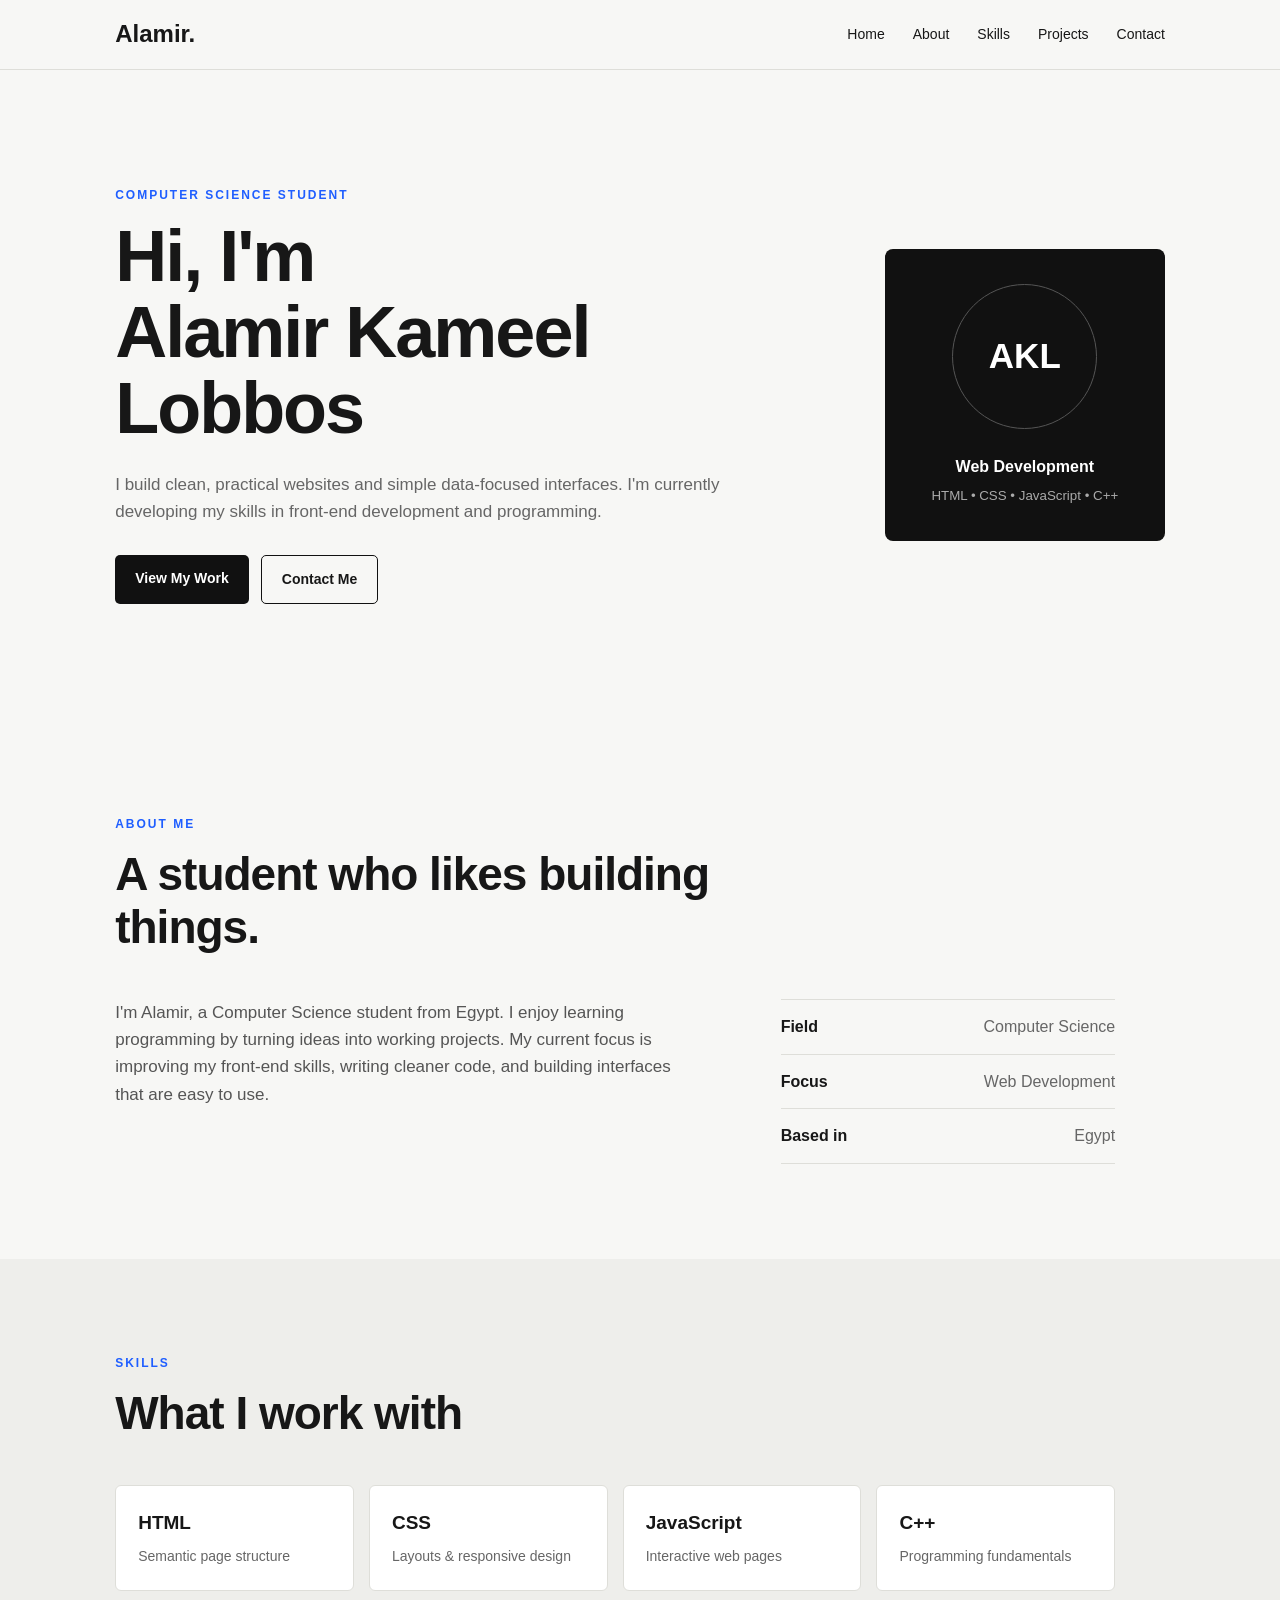
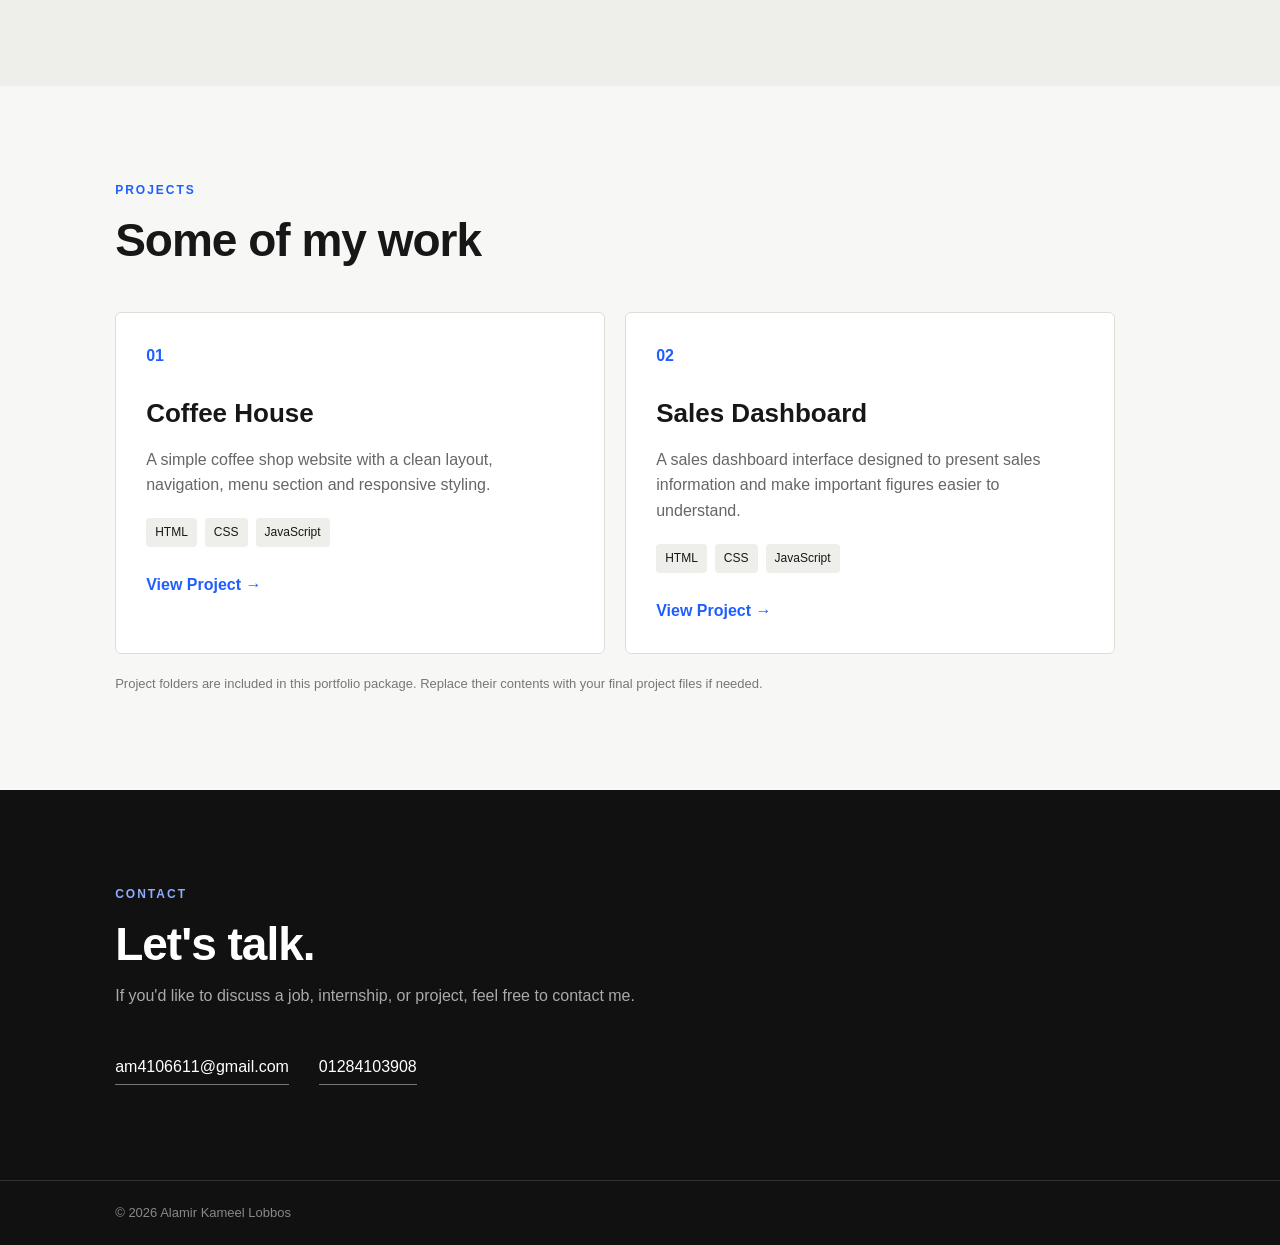
<file: index.html>
<!DOCTYPE html>
<html lang="en">
<head>
    <meta charset="UTF-8">
    <meta name="viewport" content="width=device-width, initial-scale=1.0">
    <meta name="description" content="Portfolio of Alamir Kameel Lobbos - Computer Science Student and Web Developer.">
    <title>Alamir Kameel Lobbos | Portfolio</title>
    <link rel="stylesheet" href="style.css">
</head>
<body>

<header class="navbar">
    <a class="logo" href="#home">Alamir.</a>
    <button class="menu-btn" id="menuBtn" aria-label="Open menu">☰</button>
    <nav id="navLinks">
        <a href="#home">Home</a>
        <a href="#about">About</a>
        <a href="#skills">Skills</a>
        <a href="#projects">Projects</a>
        <a href="#contact">Contact</a>
    </nav>
</header>

<main>
    <section id="home" class="hero">
        <div class="hero-content">
            <p class="eyebrow">COMPUTER SCIENCE STUDENT</p>
            <h1>Hi, I'm <span>Alamir Kameel Lobbos</span></h1>
            <p class="intro">
                I build clean, practical websites and simple data-focused interfaces.
                I'm currently developing my skills in front-end development and programming.
            </p>
            <div class="hero-buttons">
                <a class="btn primary" href="#projects">View My Work</a>
                <a class="btn secondary" href="mailto:am4106611@gmail.com">Contact Me</a>
            </div>
        </div>

        <div class="hero-card">
            <div class="initials">AKL</div>
            <p>Web Development</p>
            <small>HTML • CSS • JavaScript • C++</small>
        </div>
    </section>

    <section id="about" class="section">
        <div class="section-heading">
            <p class="eyebrow">ABOUT ME</p>
            <h2>A student who likes building things.</h2>
        </div>
        <div class="about-grid">
            <p>
                I'm Alamir, a Computer Science student from Egypt. I enjoy learning
                programming by turning ideas into working projects. My current focus
                is improving my front-end skills, writing cleaner code, and building
                interfaces that are easy to use.
            </p>
            <div class="quick-info">
                <div><strong>Field</strong><span>Computer Science</span></div>
                <div><strong>Focus</strong><span>Web Development</span></div>
                <div><strong>Based in</strong><span>Egypt</span></div>
            </div>
        </div>
    </section>

    <section id="skills" class="section muted">
        <div class="section-heading">
            <p class="eyebrow">SKILLS</p>
            <h2>What I work with</h2>
        </div>
        <div class="skills-grid">
            <div class="skill"><b>HTML</b><span>Semantic page structure</span></div>
            <div class="skill"><b>CSS</b><span>Layouts & responsive design</span></div>
            <div class="skill"><b>JavaScript</b><span>Interactive web pages</span></div>
            <div class="skill"><b>C++</b><span>Programming fundamentals</span></div>
        </div>
    </section>

    <section id="projects" class="section">
        <div class="section-heading">
            <p class="eyebrow">PROJECTS</p>
            <h2>Some of my work</h2>
        </div>

        <div class="projects-grid">
            <article class="project">
                <div class="project-number">01</div>
                <h3>Coffee House</h3>
                <p>
                    A simple coffee shop website with a clean layout, navigation,
                    menu section and responsive styling.
                </p>
                <div class="tags"><span>HTML</span><span>CSS</span><span>JavaScript</span></div>
                <a class="project-link" href="projects/cafe-shop/index.html">View Project →</a>
            </article>

            <article class="project">
                <div class="project-number">02</div>
                <h3>Sales Dashboard</h3>
                <p>
                    A sales dashboard interface designed to present sales information
                    and make important figures easier to understand.
                </p>
                <div class="tags"><span>HTML</span><span>CSS</span><span>JavaScript</span></div>
                <a class="project-link" href="projects/dashboard/index.html">View Project →</a>
            </article>
        </div>

        <p class="project-note">
            Project folders are included in this portfolio package. Replace their
            contents with your final project files if needed.
        </p>
    </section>

    <section id="contact" class="section contact-section">
        <div class="section-heading">
            <p class="eyebrow">CONTACT</p>
            <h2>Let's talk.</h2>
            <p>If you'd like to discuss a job, internship, or project, feel free to contact me.</p>
        </div>

        <div class="contact-list">
            <a href="mailto:am4106611@gmail.com">am4106611@gmail.com</a>
            <a href="tel:01284103908">01284103908</a>
        </div>
    </section>
</main>

<footer>
    <p>© 2026 Alamir Kameel Lobbos</p>
</footer>

<script src="script.js"></script>
</body>
</html>
</file>
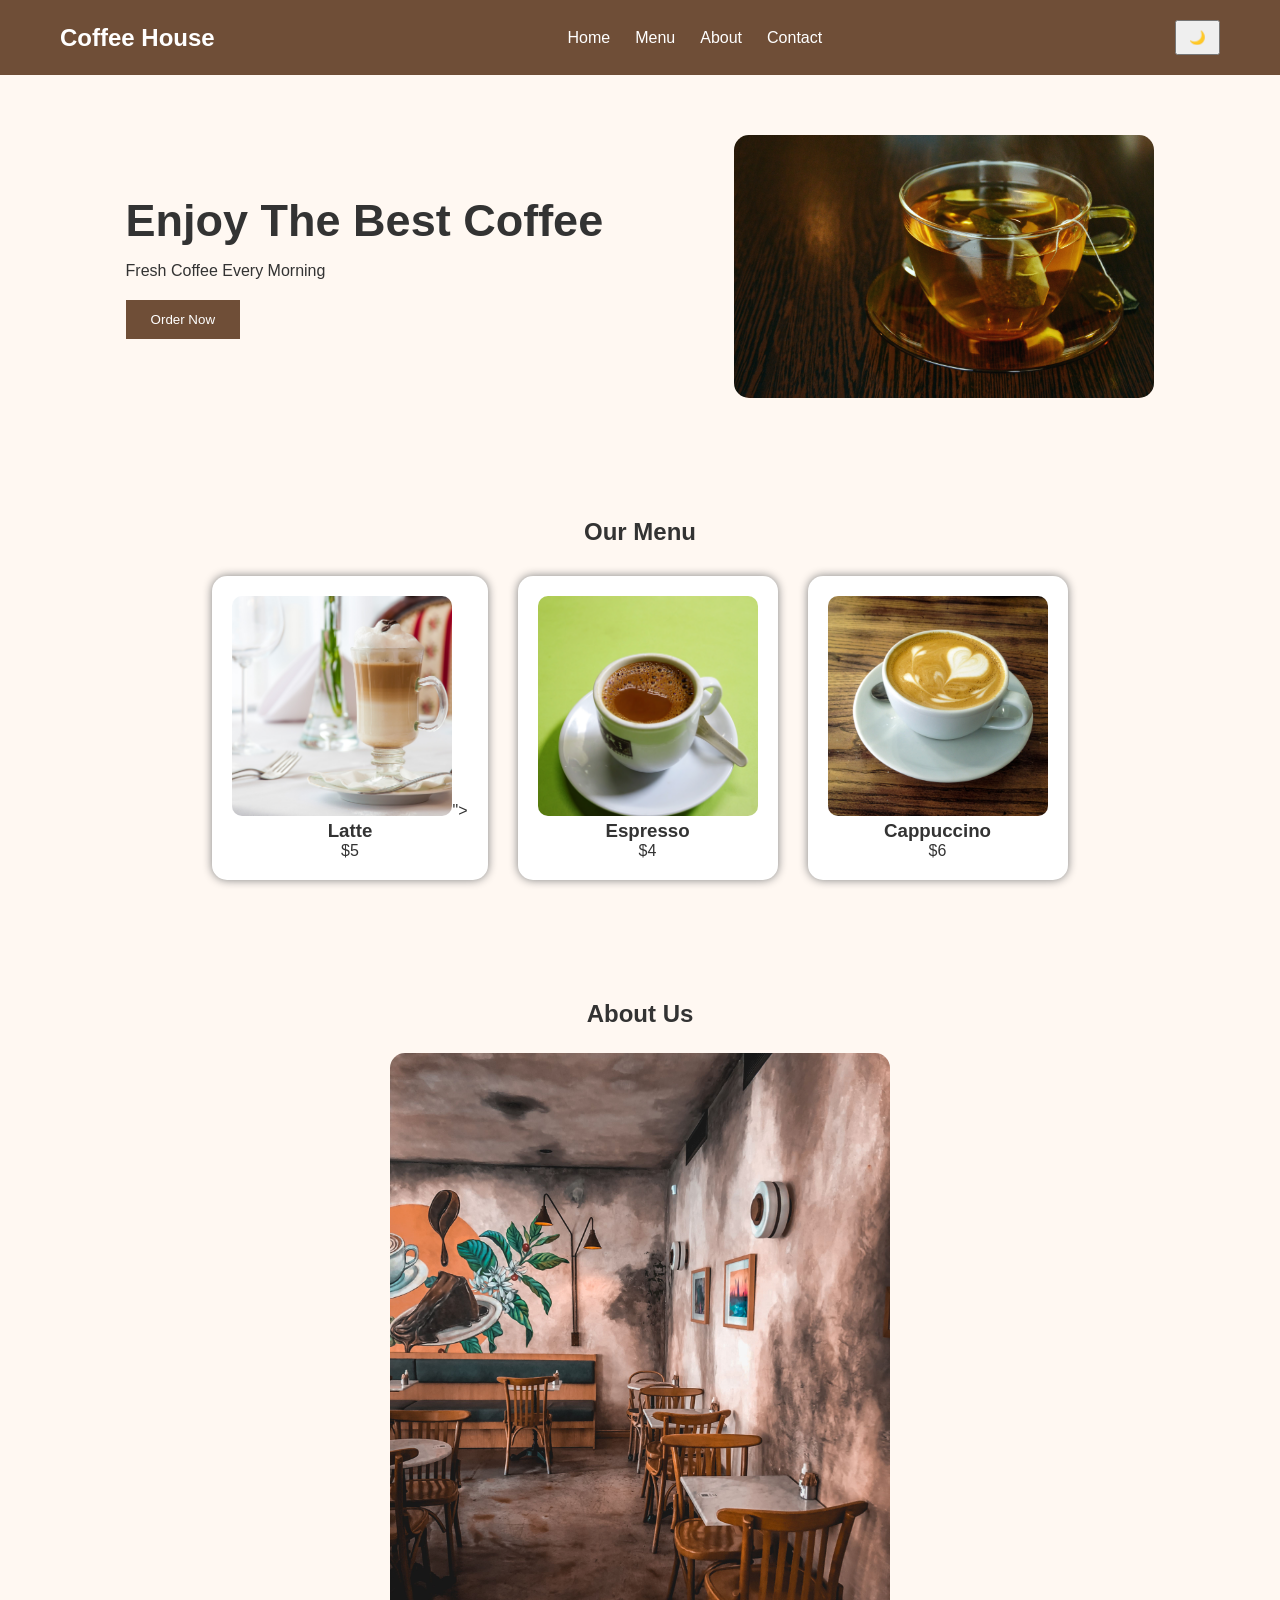
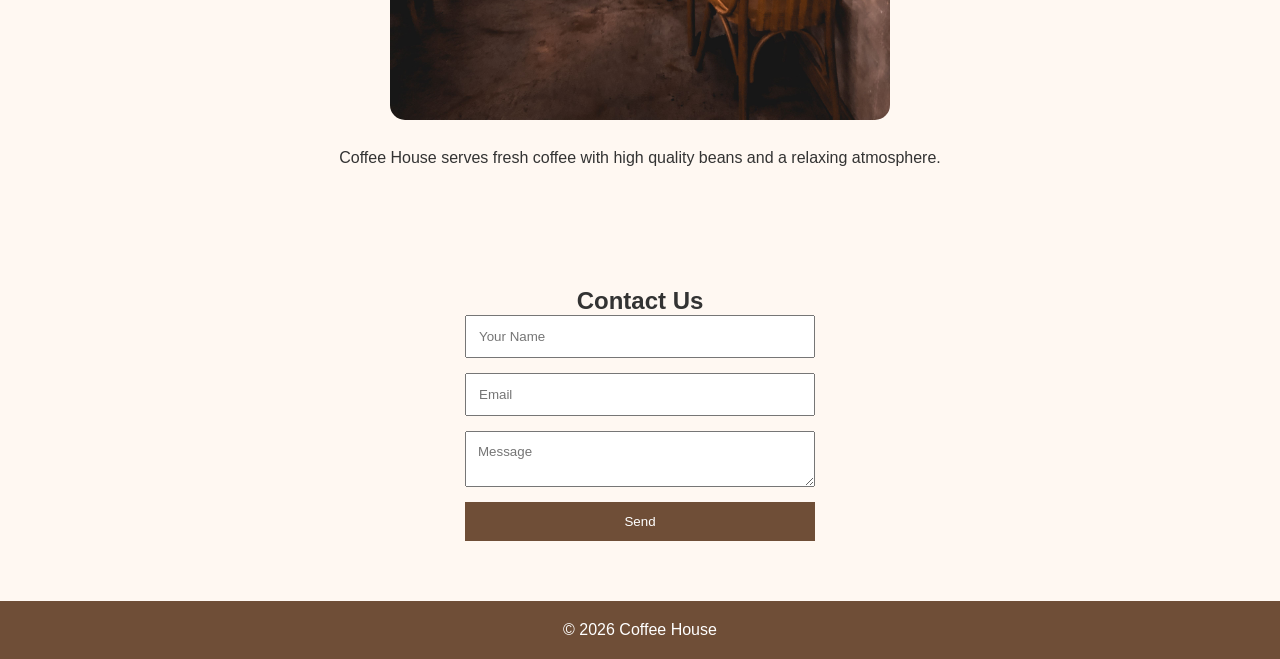
<file: projects/cafe-shop/index.html>
<!DOCTYPE html>
<html lang="en">
<head>
<meta charset="UTF-8">
<meta name="viewport" content="width=device-width, initial-scale=1.0">
<title>Coffee House</title>

<link rel="stylesheet" href="style.css">

</head>
<body>

<header>

<nav>

<h2>Coffee House</h2>

<ul>

<li><a href="#home">Home</a></li>
<li><a href="#menu">Menu</a></li>
<li><a href="#about">About</a></li>
<li><a href="#contact">Contact</a></li>

</ul>

<button id="darkBtn">🌙</button>

</nav>

</header>

<section id="home" class="hero">

<div>

<h1>Enjoy The Best Coffee</h1>

<p>Fresh Coffee Every Morning</p>

<button>Order Now</button>

</div>

<img src="image/light-tea-glass-cup-golden-drink-423386-pxhere.com.jpg">

</section>

<section id="menu">

<h2>Our Menu</h2>

<div class="cards">

<div class="card">

<img src="image/coffee-restaurant-cup-latte-meal-food-939771-pxhere.com.jpg">">

<h3>Latte</h3>

<p>$5</p>

</div>

<div class="card">

<img src="image/coffee-cup-latte-cappuccino-food-saucer-718904-pxhere.com.jpg">

<h3>Espresso</h3>

<p>$4</p>

</div>

<div class="card">

<img src="image/cafe-coffee-cup-latte-cappuccino-dish-692699-pxhere.com.jpg">

<h3>Cappuccino</h3>

<p>$6</p>

</div>

</div>

</section>

<section id="about">

<h2>About Us</h2>

<img src="image/pexels-kursat-kuzu-42706530-9510495.jpg">

<p>

Coffee House serves fresh coffee with high quality beans and a relaxing atmosphere.

</p>

</section>

<section id="contact">

<h2>Contact Us</h2>

<form id="form">

<input type="text" placeholder="Your Name" required>

<input type="email" placeholder="Email" required>

<textarea placeholder="Message"></textarea>

<button>Send</button>

</form>

</section>

<footer>

<p>© 2026 Coffee House</p>

</footer>

<script src="script.js"></script>

</body>
</html>
</file>
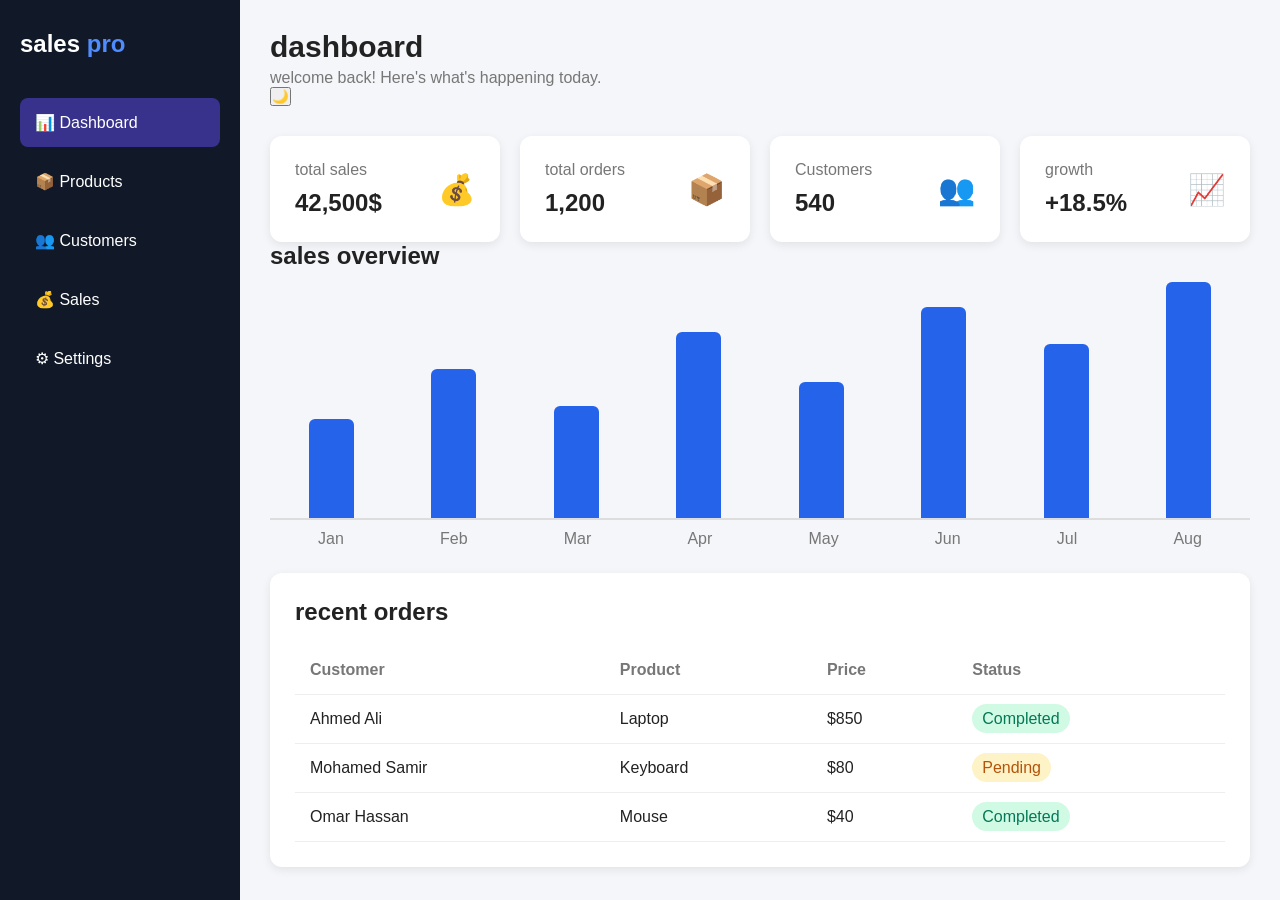
<file: projects/dashboard/index.html>
<!DOCTYPE html>
<html lang="en">
<head>
    <meta charset="UTF-8">
    <meta name="viewport" content="width=device-width, initial-scale=1.0">
    <title>sales dashboards</title>
    <link rel="stylesheet" href="style.css">
</head>
<body>
    <div class="dashboard">
        <aside class="sidebar">
            <h2>sales <span>pro</span></h2>
            <ul>
                <li class="active">📊 Dashboard</li>
                <li>📦 Products</li>
                <li>👥 Customers</li>
                <li>💰 Sales</li>
                <li>⚙ Settings</li>
            </ul>
        </aside>
       <main class="main">
        <header>
            <div>
                <h1>dashboard</h1>
                <p>welcome back! Here's what's happening today.</p>
                <button id="darhbtn">🌙</button>

            </div>
        </header>
        <section class="cards">
            <div class="card">
                <div>
                    <p>total sales</p>
                    <h2>42,500$<h2>
                </div>
                <span>💰</span>
            </div>
            <div class="card">
                <div>
                    <p>total orders</p>
                    <h2>1,200<h2>
                </div>
                <span>📦</span>
            </div>
            <div class="card">
                <div>
                    <p>Customers</p>
                    <h2>540</h2>
                </div>
                <span>👥</span>
            </div>
            <div class="card">
                <div>
                    <p>growth</p>
                    <h2>+18.5%</h2>
                </div>
                <span>📈</span>
            </div>

        </section>
    <section class="chartbox">
        <h2>sales overview</h2>
        <div class="chart">
                    <div class="bar" style="height: 40%"></div>
                    <div class="bar" style="height: 60%"></div>
                    <div class="bar" style="height: 45%"></div>
                    <div class="bar" style="height: 75%"></div>
                    <div class="bar" style="height: 55%"></div>
                    <div class="bar" style="height: 85%"></div>
                    <div class="bar" style="height: 70%"></div>
                    <div class="bar" style="height: 95%"></div>

        </div>
        <div class="months">
                    <span>Jan</span>
                    <span>Feb</span>
                    <span>Mar</span>
                    <span>Apr</span>
                    <span>May</span>
                    <span>Jun</span>
                    <span>Jul</span>
                    <span>Aug</span>
        </div>

    </section>
    <section class="orders">
        <h2>recent orders</h2>
        <table>
            <thead>
                <tr>
                    <th>Customer</th>
                    <th>Product</th>
                    <th>Price</th>
                    <th>Status</th>
                </tr>
            </thead>
            <tbody>
                 <tr>
                            <td>Ahmed Ali</td>
                            <td>Laptop</td>
                            <td>$850</td>
                            <td><span class="completed">Completed</span></td>
                        </tr>

                        <tr>
                            <td>Mohamed Samir</td>
                            <td>Keyboard</td>
                            <td>$80</td>
                            <td><span class="pending">Pending</span></td>
                        </tr>
                         <tr>
                            <td>Omar Hassan</td>
                            <td>Mouse</td>
                            <td>$40</td>
                            <td><span class="completed">Completed</span></td>
                        </tr>

            </tbody>
        </table>
    </section>
       </main>
    </div>

    <script src="script.js"></script>
</body>
</html>
</file>
<file: style.css>
*{margin:0;padding:0;box-sizing:border-box}html{scroll-behavior:smooth}:root{--bg:#f7f7f5;--card:#fff;--text:#171717;--muted:#666;--line:#deded9;--accent:#1f5eff;--dark:#111}body{font-family:Arial,Helvetica,sans-serif;background:var(--bg);color:var(--text);line-height:1.6}a{color:inherit}.navbar{position:sticky;top:0;z-index:10;height:70px;padding:0 9%;display:flex;align-items:center;justify-content:space-between;background:rgba(247,247,245,.95);border-bottom:1px solid var(--line)}.logo{text-decoration:none;font-size:24px;font-weight:800}nav{display:flex;gap:28px}nav a{text-decoration:none;font-size:14px}nav a:hover{color:var(--accent)}.menu-btn{display:none;border:0;background:none;font-size:25px;cursor:pointer}.hero{min-height:650px;padding:90px 9%;display:flex;align-items:center;justify-content:space-between;gap:60px}.hero-content{max-width:720px}.eyebrow{color:var(--accent);font-size:12px;font-weight:700;letter-spacing:2px;margin-bottom:14px}h1{font-size:clamp(42px,6vw,72px);line-height:1.05;letter-spacing:-2px}h1 span{display:block}.intro{max-width:620px;color:var(--muted);margin-top:25px;font-size:17px}.hero-buttons{display:flex;gap:12px;margin-top:30px}.btn{padding:12px 20px;border-radius:5px;text-decoration:none;font-weight:700;font-size:14px}.primary{background:var(--dark);color:#fff}.secondary{border:1px solid var(--dark)}.hero-card{width:280px;min-width:280px;padding:35px 25px;background:var(--dark);color:#fff;border-radius:8px;text-align:center}.initials{width:145px;height:145px;margin:0 auto 25px;display:grid;place-items:center;border:1px solid #555;border-radius:50%;font-size:35px;font-weight:800}.hero-card p{font-weight:700}.hero-card small{display:block;margin-top:6px;color:#aaa}.section{padding:95px 9%}.muted{background:#eeeeeb}.section-heading{max-width:700px;margin-bottom:45px}.section-heading h2{font-size:clamp(30px,4vw,46px);line-height:1.15;letter-spacing:-1px}.section-heading>p:last-child{color:var(--muted);margin-top:12px}.about-grid{display:grid;grid-template-columns:1.4fr .8fr;gap:80px;max-width:1000px}.about-grid>p{color:#555;font-size:17px}.quick-info{border-top:1px solid var(--line)}.quick-info div{display:flex;justify-content:space-between;gap:20px;padding:14px 0;border-bottom:1px solid var(--line)}.quick-info span{color:var(--muted)}.skills-grid{max-width:1000px;display:grid;grid-template-columns:repeat(4,1fr);gap:15px}.skill{background:var(--card);border:1px solid var(--line);padding:22px;border-radius:6px}.skill b{display:block;font-size:19px}.skill span{display:block;margin-top:7px;color:var(--muted);font-size:14px}.projects-grid{display:grid;grid-template-columns:repeat(2,1fr);gap:20px;max-width:1000px}.project{background:var(--card);border:1px solid var(--line);padding:30px;border-radius:6px}.project-number{color:var(--accent);font-weight:700;margin-bottom:25px}.project h3{font-size:26px}.project p{color:var(--muted);margin:12px 0 20px}.tags{display:flex;gap:8px;flex-wrap:wrap;margin-bottom:25px}.tags span{padding:5px 9px;background:#eeeeeb;font-size:12px;border-radius:4px}.project-link{color:var(--accent);text-decoration:none;font-weight:700}.project-note{margin-top:20px;color:#777;font-size:13px}.contact-section{background:var(--dark);color:#fff}.contact-section .eyebrow{color:#8eabff}.contact-section .section-heading>p:last-child{color:#aaa}.contact-list{display:flex;gap:30px;flex-wrap:wrap}.contact-list a{color:#fff;text-decoration:none;border-bottom:1px solid #777;padding-bottom:4px}footer{padding:22px 9%;background:var(--dark);border-top:1px solid #333;color:#888;font-size:13px}@media(max-width:800px){.navbar{padding:0 6%}.menu-btn{display:block}nav{display:none;position:absolute;top:70px;left:0;width:100%;padding:20px 6%;flex-direction:column;gap:16px;background:var(--bg);border-bottom:1px solid var(--line)}nav.open{display:flex}.hero{padding:70px 6%;min-height:auto;flex-direction:column;align-items:flex-start}.hero-card{width:100%;max-width:360px}.section{padding:70px 6%}.about-grid,.projects-grid{grid-template-columns:1fr;gap:35px}.skills-grid{grid-template-columns:1fr 1fr}}@media(max-width:450px){.skills-grid{grid-template-columns:1fr}.hero-buttons{flex-direction:column;align-items:flex-start}}
</file>
<file: projects/cafe-shop/style.css>
*{
margin:0;
padding:0;
box-sizing:border-box;
font-family:Arial;
}

html{
scroll-behavior:smooth;
}

body{

background:#fff8f2;
color:#333;

}

nav{

display:flex;
justify-content:space-between;
align-items:center;
padding:20px 60px;
background:#6f4e37;
color:white;

}

nav ul{

display:flex;
list-style:none;
gap:25px;

}

nav a{

color:white;
text-decoration:none;

}

nav button{

padding:8px 12px;
cursor:pointer;

}

.hero{

display:flex;
justify-content:space-around;
align-items:center;
padding:60px;

}

.hero img{

width:420px;
border-radius:15px;

}

.hero h1{

font-size:45px;
margin-bottom:15px;

}

.hero button{

margin-top:20px;
padding:12px 25px;
background:#6f4e37;
color:white;
border:none;
cursor:pointer;

}

#menu{

padding:60px;
text-align:center;

}

.cards{

display:flex;
justify-content:center;
gap:30px;
margin-top:30px;

}

.card{

background:white;
padding:20px;
border-radius:15px;
box-shadow:0 0 10px gray;
transition:.3s;

}

.card:hover{

transform:translateY(-10px);

}

.card img{

width:220px;
height:220px;
object-fit:cover;
border-radius:10px;

}

#about{

padding:60px;
text-align:center;

}

#about img{

width:500px;
margin:25px;
border-radius:15px;

}

#contact{

padding:60px;
text-align:center;

}

form{

display:flex;
flex-direction:column;
width:350px;
margin:auto;
gap:15px;

}

input,textarea{

padding:12px;

}

form button{

padding:12px;
background:#6f4e37;
color:white;
border:none;

}

footer{

text-align:center;
padding:20px;
background:#6f4e37;
color:white;

}

.dark{

background:#222;
color:white;

}

.dark .card{

background:#444;
color:white;

}

.dark nav{

background:#111;

}

.dark footer{

background:#111;

}
</file>
<file: projects/dashboard/style.css>
*{
    margin: 0;
    padding: 0;
    box-sizing: border-box;
    font-family: Arial, sans-serif;
}
body {
    background: #f4f6f9;
    color: #222;
}
.dashboard{
    display: flex;
    min-height: 100vh;
}
.sidebar{
    width: 240px;
    background: #111827;
    color: white;
    padding: 30px 20px;
}
.sidebar h2 {
    margin-bottom: 40px;
    font-size: 24px;
}
.sidebar h2 span {
    color: #4f8cff;
}
.sidebar ul {
    list-style: none;
}
.sidebar li {
    padding: 15px;
    margin-bottom: 10px;
    border-radius: 8px ;
    cursor: pointer;
}
.sidebar li:hover,
.sidebar li.active {
    background: #38328c;
}
.main {
    flex: 1;
    padding: 30px;
}
header {
    display: flex;
    justify-content: space-between;
    align-items: center;
    margin-bottom: 30px;
}
header h1 {
    font-size: 30px;
}
header p {
    color: #777;
    margin-top: 5px;
}

#darkBtn {
    border: none;
    background: #111827;
    color: white;
    padding: 12px 15px;
    border-radius: 8px;
    cursor: pointer;
}


/* Cards */

.cards {
    display: grid;
    grid-template-columns: repeat(4, 1fr);
    gap: 20px;
}

.card {
    background: white;
    padding: 25px;
    border-radius: 12px;

    display: flex;
    justify-content: space-between;
    align-items: center;

    box-shadow: 0 3px 10px rgba(0, 0, 0, 0.08);
}

.card p {
    color: #777;
    margin-bottom: 10px;
}

.card h2 {
    font-size: 24px;
}

.card span {
    font-size: 30px;
}


/* Chart */

.chart-box {
    background: white;
    margin-top: 25px;
    padding: 25px;
    border-radius: 12px;

    box-shadow: 0 3px 10px rgba(0, 0, 0, 0.08);
}

.chart-box h2 {
    margin-bottom: 25px;
}

.chart {
    height: 250px;

    display: flex;
    align-items: flex-end;
    justify-content: space-around;

    border-bottom: 2px solid #ddd;
}

.bar {
    width: 45px;
    background: #2563eb;
    border-radius: 6px 6px 0 0;
}

.months {
    display: flex;
    justify-content: space-around;
    margin-top: 10px;
    color: #777;
}


/* Orders */

.orders {
    margin-top: 25px;
    background: white;
    padding: 25px;
    border-radius: 12px;

    box-shadow: 0 3px 10px rgba(0, 0, 0, 0.08);
}

.orders h2 {
    margin-bottom: 20px;
}

table {
    width: 100%;
    border-collapse: collapse;
}

th,
td {
    padding: 15px;
    text-align: left;
    border-bottom: 1px solid #eee;
}

th {
    color: #777;
}

.completed {
    background: #d1fae5;
    color: #047857;
    padding: 6px 10px;
    border-radius: 20px;
}

.pending {
    background: #fef3c7;
    color: #b45309;
    padding: 6px 10px;
    border-radius: 20px;
}


/* Dark Mode */

.dark {
    background: #0f172a;
    color: white;
}

.dark .card,
.dark .chart-box,
.dark .orders {
    background: #1e293b;
}

.dark header p,
.dark .card p,
.dark th,
.dark .months {
    color: #aaa;
}


/* Responsive */

@media (max-width: 900px) {

    .sidebar {
        width: 180px;
    }

    .cards {
        grid-template-columns: repeat(2, 1fr);
    }

}

@media (max-width: 600px) {

    .sidebar {
        display: none;
    }

    .main {
        padding: 20px;
    }

    .cards {
        grid-template-columns: 1fr;
    }

    table {
        font-size: 12px;
    }

}
</file>
